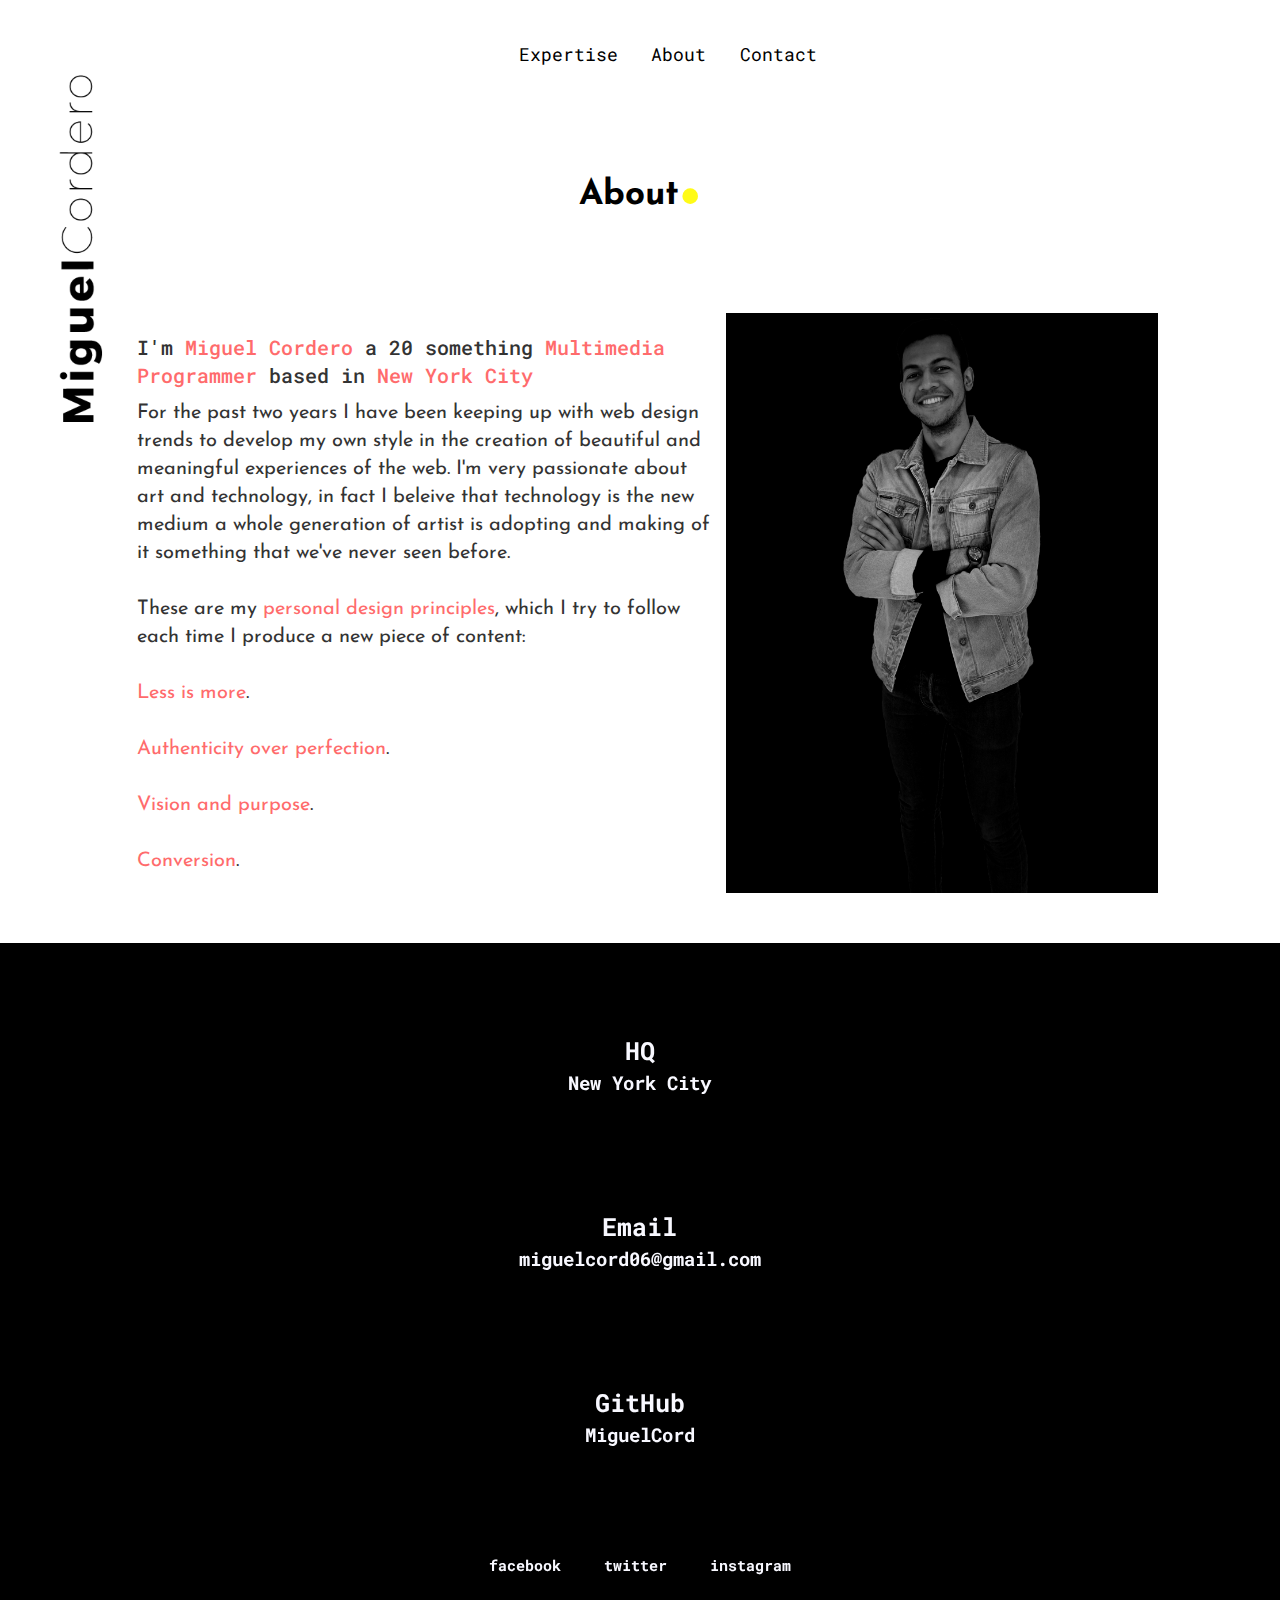
<file: about.html>
<!DOCTYPE html>
<html lang="en">
    <head>
        <meta charset="utf-8">
        <meta http-equiv="X-UA-Compatible" content="IE-Edge">
        <meta name="viewport" content="width=device-width, initial-scale=1">
        <title>Miguel Cordero</title>
        <!-- Latest compiled and minified CSS -->
        <link rel="stylesheet" href="https://maxcdn.bootstrapcdn.com/bootstrap/3.3.7/css/bootstrap.min.css" integrity="sha384-BVYiiSIFeK1dGmJRAkycuHAHRg32OmUcww7on3RYdg4Va+PmSTsz/K68vbdEjh4u" crossorigin="anonymous">
        <link rel="stylesheet" type="text/css" href="style.css">
        <link href="https://fonts.googleapis.com/css?family=Droid+Serif|Josefin+Sans:400,700|Roboto+Mono" rel="stylesheet">
    </head>
    <body>
        <div class="container">
            <div class="row">
                <div class="col-sx-0 col-sm-0 col-md-1 col-lg-1 left-col">
                    <div>
                        <a href="index.html">
                            <img id="logo" src="images/miguel_logo.png" alt="Miguel Cordero's Logo"/>
                        </a>
                    </div>
                </div>
                <div class="col-xs-12 col-sm-12 col-md-10 col-lg-10 mid-col">
                  <nav class="navbar navbar-light" role="navigation">
                      <div class="container-fluid">
                        <!-- Brand and toggle get grouped for better mobile display -->
                        <div class="navbar-header">
                          <button type="button" class="navbar-toggle collapsed" data-toggle="collapse" data-target="#bs-example-navbar-collapse-1" aria-expanded="true">
                            <span class="sr-only">Toggle navigation</span>
                            <span class="icon-bar"></span>
                            <span class="icon-bar"></span>
                            <span class="icon-bar"></span>
                          </button>
                            <a class="navbar-brand" href="index.html">
                                <img id="hz-logo" src="images/hz-logo-front-black.png" alt="horizontal logo">
                            </a>
                        </div>
                        <!-- Collect the nav links, forms, and other content for toggling -->
                        <div class="collapse navbar-collapse" id="bs-example-navbar-collapse-1">
                          <ul class="nav navbar-nav expertise-nav">
                            <li><a href="expertise.html">Expertise</a></li>
                            <li><a href="about.html">About</a></li>
                            <li><a href="#contact">Contact</a></li>
                          </ul>
                        </div><!-- /.navbar-collapse -->
                      </div><!-- /.container-fluid -->
                    </nav>  
                    <div class="main-text">
                        <h1 class="text-center hero-header-expertise">About<span class="dot">.</span></h1>
                    </div>
                    <div class="about-me">
                        <div class="row">
                            <div class="col-xs-12 col-sm-7 col-md-7 col-lg-7">

                                <h2 id="intro-about"> I'm <span class="red">Miguel Cordero</span> a 20 something <span class="red">Multimedia Programmer</span>  based in <span class="red">New York City</span></h2>

                                <p class="hero-text">For the past two years I have been keeping up with web design trends to develop my own style in the creation of beautiful and meaningful experiences of the web. I'm very passionate about art and technology, in fact I beleive that technology is the new medium a whole generation of artist is adopting and making of it something that we've never seen before.<br /><br />

                                These are my <span class="red">personal design principles</span>, which I try to follow each time I produce a new piece of content:<br /><br />

                            <span class="red">Less is more</span>.<br /><br />
                            <span class="red">Authenticity over perfection</span>.<br /><br />
                            <span class="red">Vision and purpose</span>.<br /><br />
                            <span class="red">Conversion</span>.<br /><br />
                            </p>
                        </div>
                        <div class="col-xs-12 col-sm-5 col-md-5 col-lg-5 me">

                        </div>
                    </div>
                </div>
            </div>
            <div class="col-sx-0 col-sm-0 col-md-1 col-lg-1 right-col">

            </div>
        </div> <!-- row -->
        <footer>
            <div class="row footer">
                <div class="col-sx-0 col-sm-0 col-md-2 col-lg-2 left-col">

                </div>
                <div class="col-xs-12 col-sm-12 col-md-8 col-lg-8 mid-col">
                    <div class="col-xs-12 col-sm-12 col-md-12 col-lg-12 text-center footer-down">
                        <p class="text-center hero-footer">HQ</p>
                        <h2 class="text-center hero-footer-md">New York City</h2>
                    </div>
                    <div class="col-xs-12 col-sm-12 col-md-12 col-lg-12 text-center footer-down">
                        <p class="text-center hero-footer">Email</p>
                        <h2 id="contact" class="text-center hero-footer-md">miguelcord06@gmail.com</h2>
                    </div>
                    <div class="col-xs-12 col-sm-12 col-md-12 col-lg-12 text-center footer-down">
                        <p class="text-center hero-footer">GitHub</p>
                        <a href="https://github.com/MiguelCord">
                            <h2 class="text-center hero-footer-md">MiguelCord</h2>
                        </a>
                    </div>
                    <div class="col-xs-12 col-sm-12 col-md-12 col-lg-12 text-center">
                        <div class="social-icons">
                            <a href="https://github.com/MiguelCord">
                                <h2 class="text-center hero-footer-social">facebook</h2>
                            </a>
                            <a href="https://github.com/MiguelCord">
                                <h2 class="text-center hero-footer-social">twitter</h2>
                            </a>
                            <a href="https://github.com/MiguelCord">
                                <h2 class="text-center hero-footer-social">instagram</h2>
                            </a>
                        </div>
                    </div>
                </div>
                <div class="col-sx-0 col-sm-0 col-md-2 col-lg-2 rigt-col">

                </div>
            </div>
        </footer> 
    </div> <!-- container -->
        
        <!-- jQuery (necessary for Bootstrap's JavaScript plugins) -->
        <script src="https://ajax.googleapis.com/ajax/libs/jquery/1.12.4/jquery.min.js"></script>
        <!-- Latest compiled and minified JavaScript -->
        <script src="https://maxcdn.bootstrapcdn.com/bootstrap/3.3.7/js/bootstrap.min.js" integrity="sha384-Tc5IQib027qvyjSMfHjOMaLkfuWVxZxUPnCJA7l2mCWNIpG9mGCD8wGNIcPD7Txa" crossorigin="anonymous"></script>
    </body>
</html>
</file>
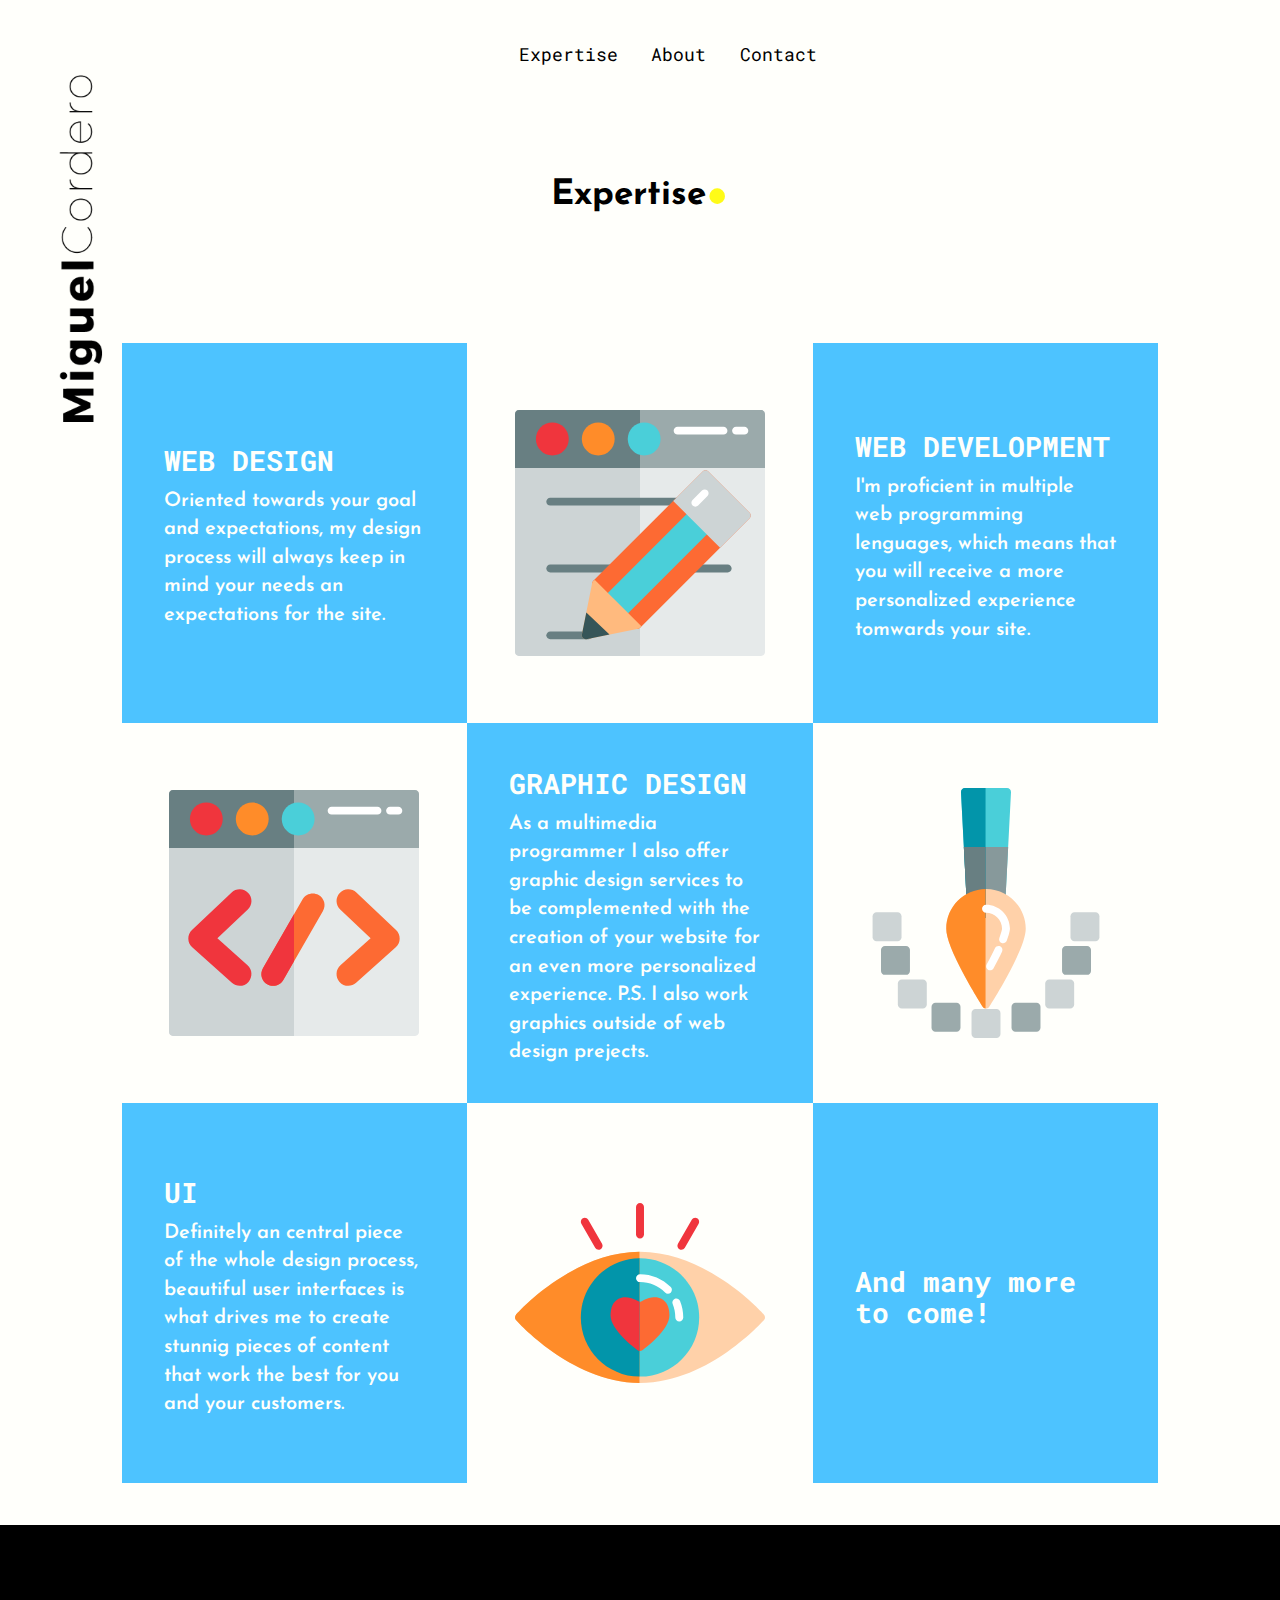
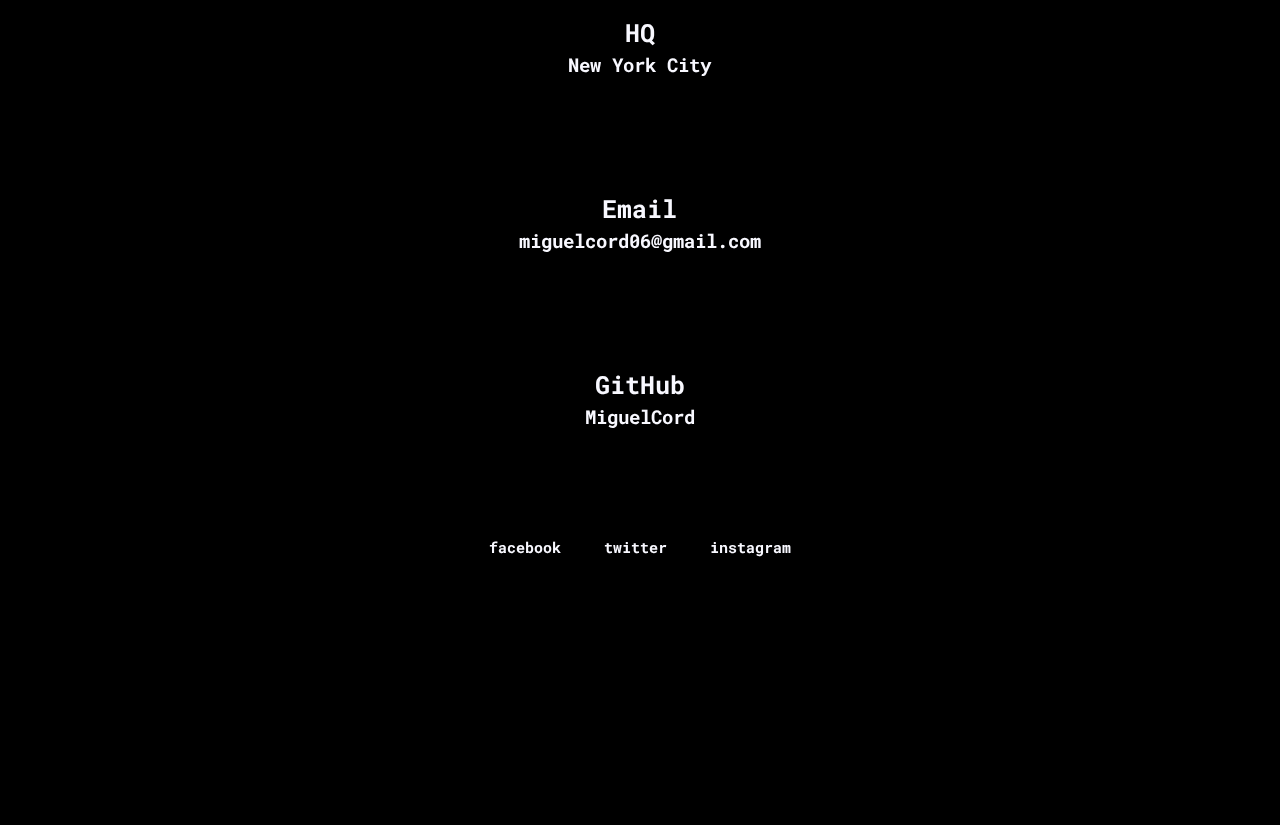
<file: expertise.html>
<!DOCTYPE html>
<html lang="en">
    <head>
        <meta charset="utf-8">
        <meta http-equiv="X-UA-Compatible" content="IE-Edge">
        <meta name="viewport" content="width=device-width, initial-scale=1">
        <title>Miguel Cordero</title>
        <!-- Latest compiled and minified CSS -->
        <link rel="stylesheet" href="https://maxcdn.bootstrapcdn.com/bootstrap/3.3.7/css/bootstrap.min.css" integrity="sha384-BVYiiSIFeK1dGmJRAkycuHAHRg32OmUcww7on3RYdg4Va+PmSTsz/K68vbdEjh4u" crossorigin="anonymous">
        <link rel="stylesheet" type="text/css" href="style.css">
        <link href="https://fonts.googleapis.com/css?family=Droid+Serif|Josefin+Sans:400,700|Roboto+Mono" rel="stylesheet">
    </head>
    <body>
        <div class="container">
            <div class="expertise-bg">
                <div class="row">
                    <div class="col-sx-0 col-sm-0 col-md-1 col-lg-1 left-col">
                        <div>
                            <a href="index.html">
                                <img id="logo" src="images/miguel_logo.png" alt="Miguel Cordero's Logo"/>
                            </a>
                        </div>
                    </div>
                    
                    
                    
                    
                    <div class="col-xs-12 col-sm-12 col-md-10 col-lg-10 mid-col">
                      <nav class="navbar navbar-light" role="navigation">
                          <div class="container-fluid">
                            <!-- Brand and toggle get grouped for better mobile display -->
                            <div class="navbar-header text-center">
                              <button type="button" class="navbar-toggle" data-toggle="collapse" data-target="#bs-example-navbar-collapse-1">
                                <span class="sr-only">Toggle navigation</span>
                                <span class="icon-bar"></span>
                                <span class="icon-bar"></span>
                                <span class="icon-bar"></span>
                              </button>
                                <a class="navbar-brand" href="index.html">
                                    <img id="hz-logo" src="images/hz-logo-front-black.png" alt="horizontal logo">
                                </a>
                            </div>
                            <!-- Collect the nav links, forms, and other content for toggling -->
                            <div class="navbar-collapse collapse" id="bs-example-navbar-collapse-1">
                              <ul class="nav navbar-nav expertise-nav">
                                <li><a href="expertise.html">Expertise</a></li>
                                <li><a href="about.html">About</a></li>
                                <li><a href="#contact">Contact</a></li>
                              </ul>
                            </div><!-- /.navbar-collapse -->
                          </div><!-- /.container-fluid -->
                        </nav>
                        
                        
                        
                        <div class="main-text">
                            <h1 class="text-center hero-header-expertise">Expertise<span class="dot">.</span></h1>
                        </div>
                        
                        
                        <div class="row move-box-down">
                            <div class="col-xs-12 col-sm-6 col-md-4 col-lg-4 box-text">
                                <div class="expertise-text">
                                    <h1 class="expertise-header">WEB DESIGN</h1>
                                    <p class="expertise-body">Oriented towards your goal and expectations, my design process will always keep in mind your needs an expectations for the site.</p>
                                </div>
                            </div>
                            <div class="col-xs-12 col-sm-6 col-md-4 col-lg-4 box-img">
                                <img class="experience-imgs" src="images/content.svg" alt="Web Design">
                            </div>
                            <div class="col-xs-12 col-sm-6 col-md-4 col-lg-4 box-text">
                                <div class="expertise-text">
                                    <h1 class="expertise-header">WEB DEVELOPMENT</h1>
                                    <p class="expertise-body">I'm proficient in multiple web programming lenguages, which means that you will receive a more personalized experience tomwards your site.</p>
                                </div>
                            </div>
                            <div class="col-xs-12 col-sm-6 col-md-4 col-lg-4 box-img">
                                <img class="experience-imgs" src="images/html.svg" alt="Web Development">
                            </div>
                            <div class="col-xs-12 col-sm-6 col-md-4 col-lg-4 box-text">
                                <div class="expertise-text">
                                    <h1 class="expertise-header">GRAPHIC DESIGN</h1>
                                    <p class="expertise-body">As a multimedia programmer I also offer graphic design services to be complemented with the creation of your website for an even more personalized experience. P.S. I also work graphics outside of web design prejects.</p>
                                </div>
                            </div>
                            <div class="col-xs-12 col-sm-6 col-md-4 col-lg-4 box-img ">
                                <img class="experience-imgs" src="images/pixel.svg" alt="Graphic Design">
                            </div>
                            <div class="col-xs-12 col-sm-6 col-md-4 col-lg-4 box-text">
                                <div class="expertise-text">
                                    <h1 class="expertise-header">UI</h1>
                                    <p class="expertise-body">Definitely an central piece of the whole design process, beautiful user interfaces is what drives me to create stunnig pieces of content that work the best for you and your customers.</p>
                                </div>
                            </div>
                            <div class="col-xs-12 col-sm-6 col-md-4 col-lg-4 box-img">
                                <img class="experience-imgs" src="images/attractive.svg" alt="UI">
                            </div>
                            <div class="col-xs-12 col-sm-6 col-md-4 col-lg-4 box-text">
                                <div class="expertise-text">
                                    <h1 class="expertise-header">And many more to come!</h1>
                                </div>
                            </div>
                        </div>   
                    </div>
                    
                    
                    
                    
                    <div class="col-sx-0 col-sm-0 col-md-1 col-lg-1 right-col">
                    
                    </div>
                </div>
                <footer>
            <div class="row footer">
                <div class="col-sx-0 col-sm-0 col-md-2 col-lg-2 left-col">

                </div>
                <div class="col-xs-12 col-sm-12 col-md-8 col-lg-8 mid-col">
                    <div class="col-xs-12 col-sm-12 col-md-12 col-lg-12 text-center footer-down">
                        <p class="text-center hero-footer">HQ</p>
                        <h2 class="text-center hero-footer-md">New York City</h2>
                    </div>
                    <div class="col-xs-12 col-sm-12 col-md-12 col-lg-12 text-center footer-down">
                        <p class="text-center hero-footer">Email</p>
                        <h2 id="contact" class="text-center hero-footer-md">miguelcord06@gmail.com</h2>
                    </div>
                    <div class="col-xs-12 col-sm-12 col-md-12 col-lg-12 text-center footer-down">
                        <p class="text-center hero-footer">GitHub</p>
                        <a href="https://github.com/MiguelCord">
                            <h2 class="text-center hero-footer-md">MiguelCord</h2>
                        </a>
                    </div>
                    <div class="col-xs-12 col-sm-12 col-md-12 col-lg-12 text-center">
                        <div class="social-icons">
                            <a href="https://github.com/MiguelCord">
                                <h2 class="text-center hero-footer-social">facebook</h2>
                            </a>
                            <a href="https://github.com/MiguelCord">
                                <h2 class="text-center hero-footer-social">twitter</h2>
                            </a>
                            <a href="https://github.com/MiguelCord">
                                <h2 class="text-center hero-footer-social">instagram</h2>
                            </a>
                        </div>
                    </div>
                </div>
                <div class="col-sx-0 col-sm-0 col-md-2 col-lg-2 rigt-col">

                </div>
            </div>
        </footer>
            </div>
        </div>
    
        

        


        <!-- jQuery (necessary for Bootstrap's JavaScript plugins) -->
        <script src="https://ajax.googleapis.com/ajax/libs/jquery/1.12.4/jquery.min.js"></script>
        <!-- Latest compiled and minified JavaScript -->
        <script src="https://maxcdn.bootstrapcdn.com/bootstrap/3.3.7/js/bootstrap.min.js" integrity="sha384-Tc5IQib027qvyjSMfHjOMaLkfuWVxZxUPnCJA7l2mCWNIpG9mGCD8wGNIcPD7Txa" crossorigin="anonymous"></script>
    </body>
</html>
</file>
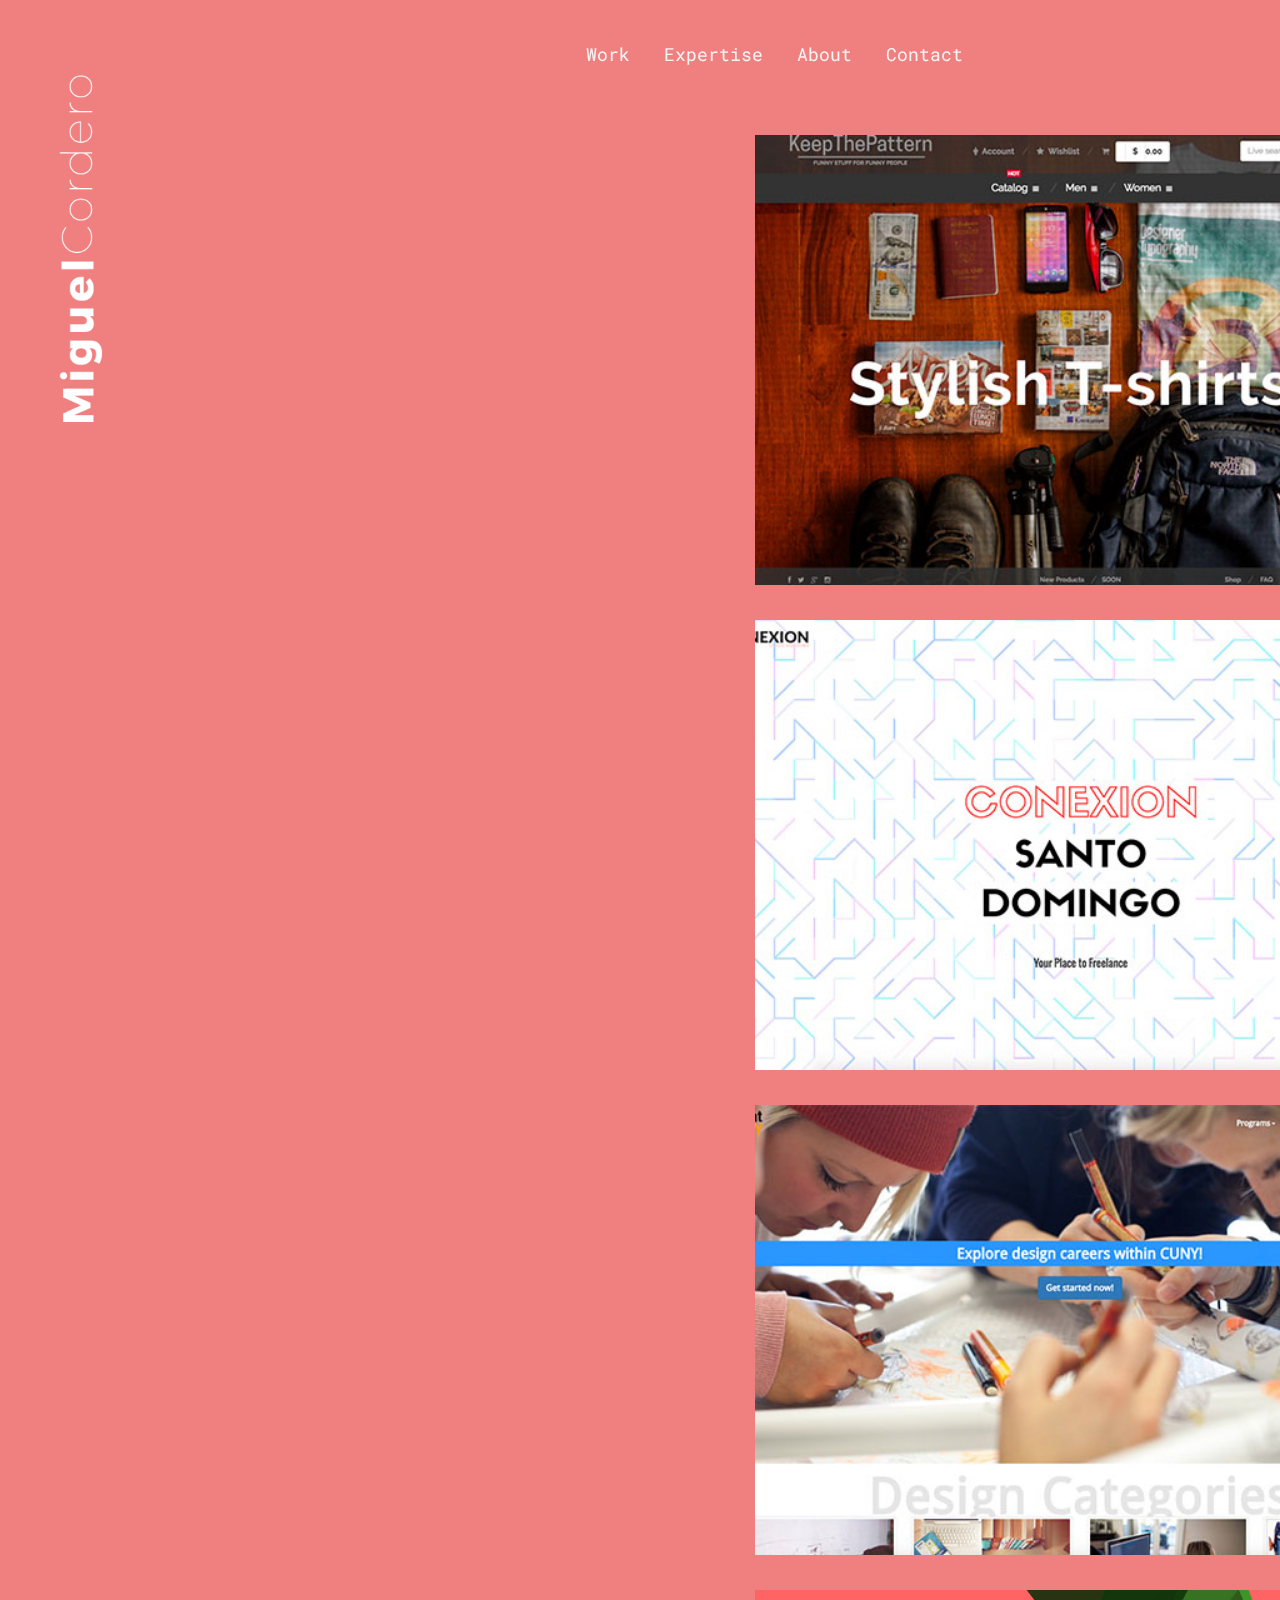
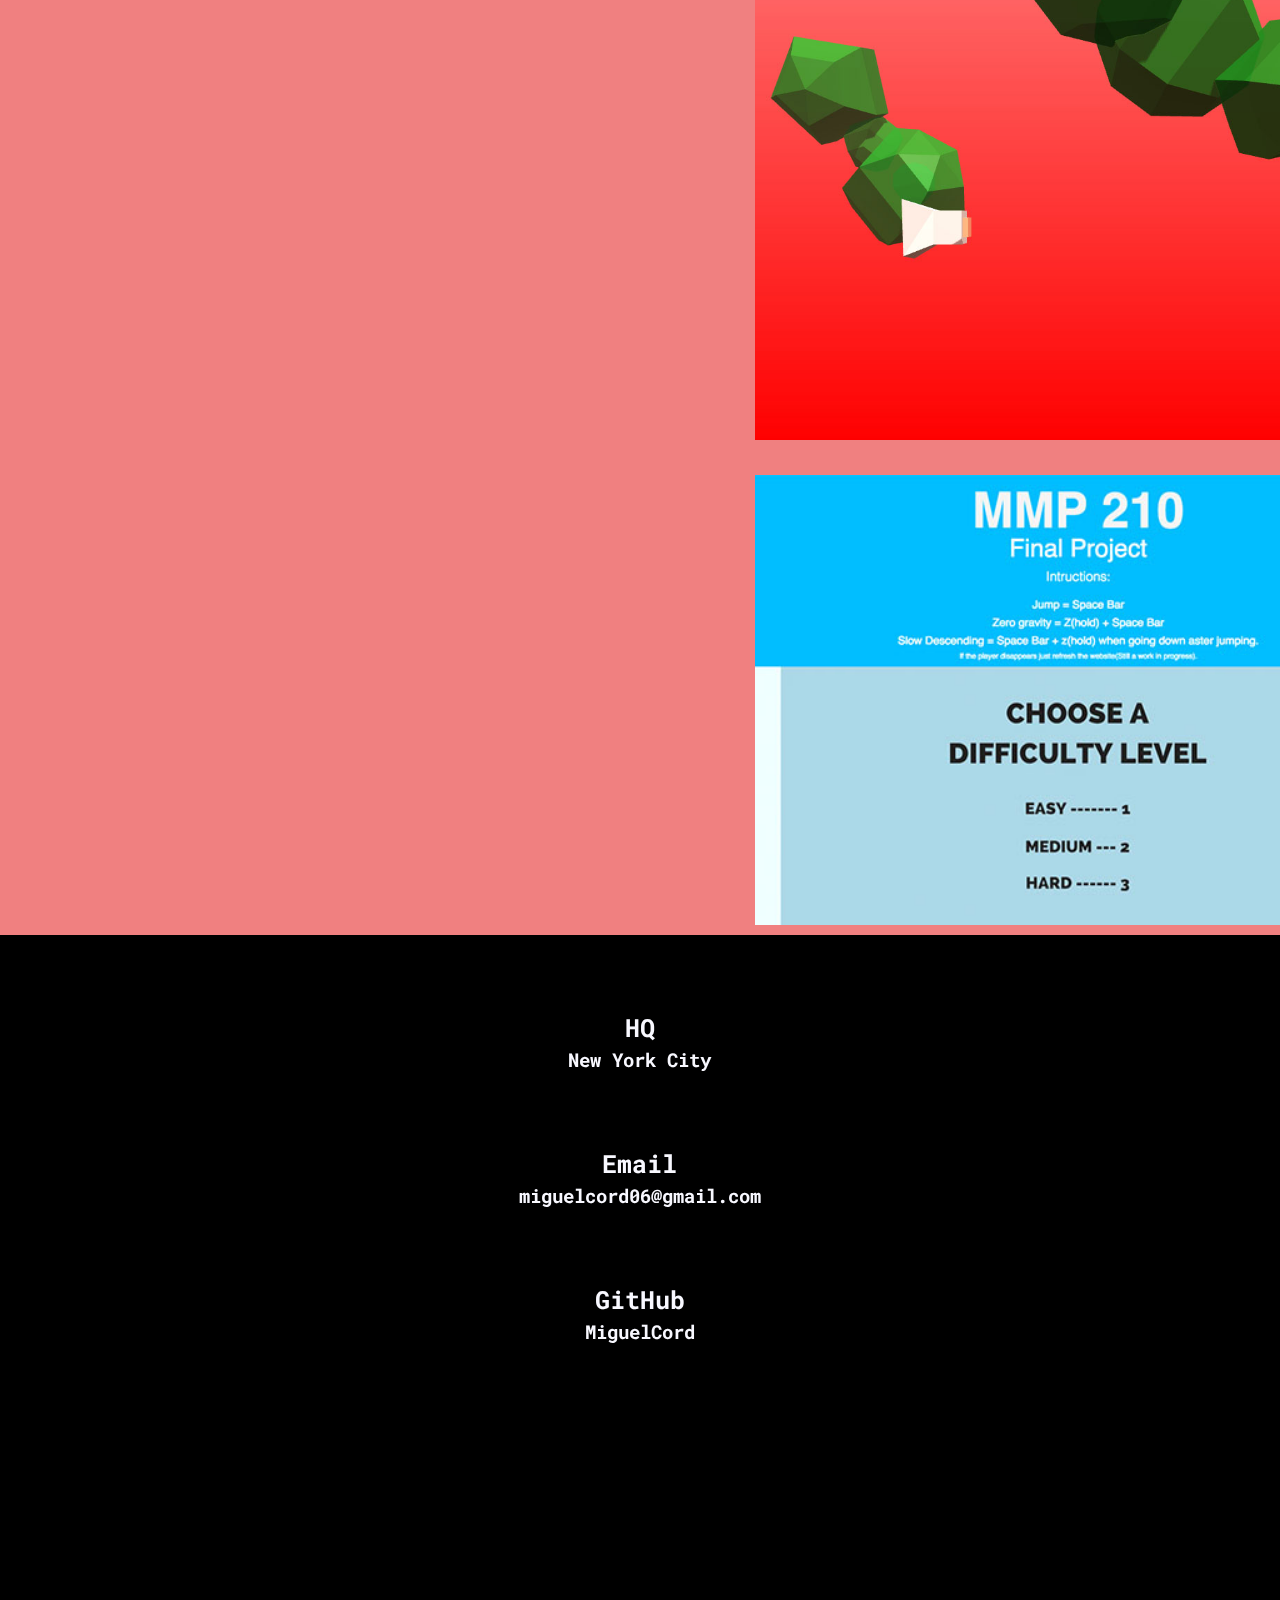
<file: work.html>
<!DOCTYPE html>
<html lang="en">
    <head>
        <meta charset="utf-8">
        <meta http-equiv="X-UA-Compatible" content="IE-Edge">
        <meta name="viewport" content="width=device-width, initial-scale=1">
        <title>Miguel Cordero</title>
        <!-- Latest compiled and minified CSS -->
        <link rel="stylesheet" href="https://maxcdn.bootstrapcdn.com/bootstrap/3.3.7/css/bootstrap.min.css" integrity="sha384-BVYiiSIFeK1dGmJRAkycuHAHRg32OmUcww7on3RYdg4Va+PmSTsz/K68vbdEjh4u" crossorigin="anonymous">
        <link rel="stylesheet" type="text/css" href="style.css">
        <link href="https://fonts.googleapis.com/css?family=Droid+Serif|Josefin+Sans:400,700|Roboto+Mono" rel="stylesheet">
    </head>
    <body>
        <div class="container">
            <div class="work-bg">
                <div class="row">
                    <div class="col-md-2 left-col">
                        <div>
                            <a href="index.html">
                                <img id="logo" src="images/miguel_logo_white.png" alt="Miguel Cordero's Logo"/>
                            </a>
                        </div>
                    </div>
                    <div class="col-md-10 mid-col">
                      <nav class="navbar navbar-light" role="navigation">
                          <div class="container-fluid">
                            <!-- Brand and toggle get grouped for better mobile display -->
                            <div class="navbar-header text-center">
                              <button type="button" class="navbar-toggle" data-toggle="collapse" data-target="#bs-example-navbar-collapse-1">
                                <span class="sr-only">Toggle navigation</span>
                                <span class="icon-bar"></span>
                                <span class="icon-bar"></span>
                                <span class="icon-bar"></span>
                              </button>
                            </div>
                            <!-- Collect the nav links, forms, and other content for toggling -->
                            <div class="navbar-collapse collapse" id="bs-example-navbar-collapse-1">
                              <ul class="nav navbar-nav">
                                <li class="active"><a href="work.html">Work</a></li>
                                <li><a href="expertise.html">Expertise</a></li>
                                <li><a href="about.html">About</a></li>
                                <li><a href="#">Contact</a></li>
                              </ul>
                            </div><!-- /.navbar-collapse -->
                          </div><!-- /.container-fluid -->
                        </nav>  
                        
                            
                        <div class="pull-left">
                             
                        </div>
                        <div class="pull-right">
                            <ul class="work-content">
                                <li class="work-content-items">
                                    <a href="#">
                                        <img class="work-img" src="images/ktp.jpg" alt="Keep The Pattern">
                                    </a>
                                </li>
                                <li class="work-content-items">
                                    <a href="#">
                                        <img class="work-img" src="images/csd.png" alt="Conexion Santo Domingo">
                                    </a>
                                </li>
                                <li class="work-content-items">
                                    <a href="#">
                                        <img class="work-img" src="images/cuny.jpg" alt="CUNY Design Programs">
                                    </a>
                                </li>
                                <li class="work-content-items">
                                    <a href="#">
                                        <img class="work-img" src="images/3Dgame.jpg" alt="Bloodstream Journey">
                                    </a>
                                </li>
                                <li class="work-content-items">
                                    <a href="#">
                                        <img class="work-img" src="images/game.jpg" alt="Square Game">
                                    </a>
                                </li>
                              </ul> 
                        </div>
                    </div>
                </div>
                <footer>
                    <div class="row footer">
                        <div class="col-md-2 left-col">

                        </div>
                        <div class="col-md-8 mid-col">
                            <p class="text-center hero-footer">HQ</p>
                            <h2 class="text-center hero-footer-md">New York City</h2>
                            <p class="text-center hero-footer">Email</p>
                            <h2 class="text-center hero-footer-md">miguelcord06@gmail.com</h2>
                            <p class="text-center hero-footer">GitHub</p>
                            <a href="https://github.com/MiguelCord">
                                <h2 class="text-center hero-footer-md">MiguelCord</h2>
                            </a>
                        </div>
                        <div class="col-md-2 rigt-col">

                        </div>
                    </div>
                </footer>
            </div>
        </div>
    
        

        


        <!-- jQuery (necessary for Bootstrap's JavaScript plugins) -->
        <script src="https://ajax.googleapis.com/ajax/libs/jquery/1.12.4/jquery.min.js"></script>
        <!-- Latest compiled and minified JavaScript -->
        <script src="https://maxcdn.bootstrapcdn.com/bootstrap/3.3.7/js/bootstrap.min.js" integrity="sha384-Tc5IQib027qvyjSMfHjOMaLkfuWVxZxUPnCJA7l2mCWNIpG9mGCD8wGNIcPD7Txa" crossorigin="anonymous"></script>
    </body>
</html>
</file>
<file: style.css>
/*
font-family: 'Josefin Sans', sans-serif;
font-family: 'Droid Serif', serif;
font-family: 'Roboto Mono', monospace;
*/

.container{
    width: 100%;
    padding-left: 0;
    padding-right: 0;
}


/*----- Horizontal Navigation bar -----*/
.navbar-nav {
    width: 100%;
    text-align: center;
    margin-top: 2em;
}
 
.navbar-nav > li {
    float: none;
    display: inline-block;
}

.navbar-nav > li > a {
    color: whitesmoke;
    font-size: 18px;
    font-family: 'Roboto Mono', monospace;
    z-index: 1;
}

.navbar-nav > li > a:hover {
    background-color: transparent;
}

.navbar-nav > li > a:active { 
    background-color: transparent; 
}

.navbar-nav > li > a:focus { 
    background-color: transparent; 
}

.navbar-nav > li > a:before {
    content: '';
    right:10%;
    left:100%;
    height:5%;
    background: #FFFB17;
    transition: 0.5s ease;
    -o-transition: 0.5s ease;
    -webkit-transition: 0.5s ease;
    -moz-transition: 0.5s ease;
    -ms-transition: 0.5s ease;
    bottom: 0;
    z-index: -1;
    position: absolute;
    transform: translate(0%, -250%);
}

.navbar-nav a:hover:before{
    left:0;
}

.navbar-nav a:hover:before{
    left:5px;
}

.icon-bar {
    background-color: #ff6b6c;
}

.navbar-collapse {
    box-shadow: none;
    -webkit-box-shadow: none;
}

.navbar-toggle {
   margin-top: -2.2em;
}


#bs-example-navbar-collapse-1 {
    margin-left: 4em;
}

/*------------ -----------*/



/*----- 3 Column Grid Layout -------*/
.left-col {
    padding-top: 5em;
    padding-left: 4em;
}



/*----- Left Column Grid Layout -------*/
#logo {
    position: fixed;
    max-width: 3.5em;
    max-width: 3.5em;
    width: 100%;
}

#hz-logo {
    max-width: 150px;
    width: 100%;
    margin-top: -3em;
    display: none;
}

/*-------------- ----------------*/



/*----- Home Page -------*/
.computers-img {
    background-image: url(images/front.jpg);
    background-repeat: no-repeat;
    background-size: cover;
    background-position: center;
    height: 100vh;
    width: 100%;
}

.row {
    margin-left: 0;
    margin-right: 0;
}

/*----- Center Column Grid Layout -------*/

.main-text {
    width: 100%;
    padding: 0;
    margin-top: -80px;
    margin-bottom: 30px;
    z-index: -1;
}

/*
.hero-header-name {
    font-family: 'Josefin Sans', sans-serif;
    color: red;
    font-size: 25px;
    font-weight: 800;
    margin-top: 1.5em;
    margin-bottom: -.5em;
}
*/

#hero-header {
    font-family: 'Josefin Sans', sans-serif;
    color: ghostwhite;
    font-size: 45px;
    font-weight: 800;
}

.hero-subheader {
    font-family: 'Josefin Sans', sans-serif;
    color: ghostwhite;
    font-size: 22px;
    font-weight: 800;
    margin-top: 1.5em;
}

.move-down{
    height: 25vh;
}

.about-me {
    width: 100%;
    margin-top: -30px;
    margin-bottom: 30px;
}

.dot {
    color: #FFFB17;
    font-weight: 600;
    font-size: 130px;
}

/*------------ -----------*/


/*----------- Work Page ------------*/

.work-bg {
    background-color: lightcoral;
    background-repeat: no-repeat;
    background-size: cover;
    background-position: center;
    height: 100%;
    width: 100%;
}

.work-menu {
    list-style: none;
 
}

.work-menu-items {
    margin-top: 1em;
    margin-bottom: 1em;
    font-size: 1.3em; 
}

.work-menu > li > a {
    color: black;
    text-decoration: none;
}

.work-content {
    list-style: none;
    margin-right: -10em;
}

.work-content-items {
    margin-top: 35px;
}

.work-img {
    max-width: 650px;
    width: 100%;
}

.item {
  position: relative;
  border: 1px solid #333;
  margin: 2%;
  overflow: hidden;
  width: 540px;
}

.item img {
  -moz-transition: all 0.3s;
  -webkit-transition: all 0.3s;
  transition: all 0.3s;
}

.item:hover img {
  -moz-transform: scale(1.1);
  -webkit-transform: scale(1.1);
  transform: scale(1.1);
}

/*------------ ------------*/



/*----------- Expertise Page ------------*/
                                    
.expertise-bg {
    background-color: #fffffb;
    background-repeat: no-repeat;
    background-size: cover;
    background-position: center;
    height: 100%;
    width: 100%;
}

.expertise-nav > li > a {
    color: black;
    font-size: 18px;
    font-family: 'Roboto Mono', monospace;
}

.hero-header-expertise {
    font-family: 'Josefin Sans', sans-serif;
    color: black;
    font-size: 35px;
    font-weight: 800;
}

.move-down-e {
    height: 25vh;
}

.box-text {
    background-color: #4dc3ff;
    position: relative;
    height: 380px;

}

.expertise-text {
    position: absolute;
    top: 50%;
    left: 50%;
    margin-right: -50%;
    transform: translate(-50%, -50%);
    padding-left: 3em;
    padding-right: 3em;
}

.expertise-header {
    font-family: 'Roboto Mono', monospace;
    color: #fffffb;
    font-size: 28px;
    font-weight: 800;
}

.expertise-body {
    font-family: 'Josefin Sans', sans-serif;
    font-size: 20px;
    color: #fffffb;
    font-weight: 600;
}

.box-img {
    position: relative;
    height: 380px;
}

.experience-imgs {
    max-width: 250px;
    width: 100%;
    position: absolute;
    top: 50%;
    left: 50%;
    margin-right: -50%;
    transform: translate(-50%, -50%);
}

.move-box-down {
    margin-bottom: 3em;
}
                                    

/*------------ ------------*/



/*----------- About Page ------------*/

.about-img {
    width: 100%;
    display: block;
    margin-left: auto;
    margin-right: auto;
}

#intro-about {
    font-family: 'Roboto Mono', monospace;
    line-height: 1.4em;
    font-size: 20px;
    width: 100%;
}

.main-text {
    margin-top: 20px;
    margin-bottom: 100px;
}

.hero-text {
    font-family: 'Josefin Sans', sans-serif;
    font-size: 20px;
    font-weight: 400;
    line-height: 1.4em;
}

.red {
    color: #ff6b6c;
}

.me {
    background-image: url(images/me_black.jpg);
    background-position: top;
    background-repeat: no-repeat;
    background-size: cover;
    height: 580px;
}



/*------------ ------------*/



/*----- Footer -------*/
.footer {
    min-height: 100vh;
    height: 100%;
    display: flex;
    background-color: #000000;
}

.hero-footer {
    font-family: 'Roboto Mono', monospace;
    color: ghostwhite;
    font-size: 25px;
    font-weight: 800;
    margin-top: 75px;
}

.hero-footer-md {
    font-family: 'Roboto Mono', monospace;
    color: ghostwhite;
    font-size: 19px;
    font-weight: 800;
    margin-top: -0.3em;  
}

.footer-down {
    margin-top: 15px;
    margin-bottom: 15px;
}

a:hover {
    text-decoration: none;
}

/*------------ ------------*/



/*---------- Social Links----------*/

.social-icons  {
    margin-top: 85px;
}

.hero-footer-social {
    font-family: 'Roboto Mono', monospace;
    color: ghostwhite;
    font-size: 15px;
    font-weight: 800;
}

a .hero-footer-social {
    display: inline;
    margin-left: 1.3em;
    margin-right: 1.3em;
}


/*----------------------------------------*/

@media (max-width: 991px) {
    #hz-logo {
        display: block;
    }
     #logo {
        display: none;
    }
    
    .navbar-nav {
        margin-top: -70px;
    }
}

@media (max-width: 767px) {
    
    .navbar-nav {
        margin-top: 0px;
    }
    
    .navbar-nav > li {
        display: block;
    }
    
    .work-content {
        list-style: none;
        margin-right: auto;
    }
    
    .item {
        width: 100%;
    } 
    
    .me {
        background-attachment: fixed; 
        height: 100vh;
    }
    
    .about-me {
        margin-bottom: 0;
    }
    
    .social-icons > a > h2 {
        display: block;
    }
    
    .nav > li > a {
        position: relative;
        display: block;
    }
    
    .mid-col {
        padding-left: 0;
        padding-right: 0;
    }
}
</file>
